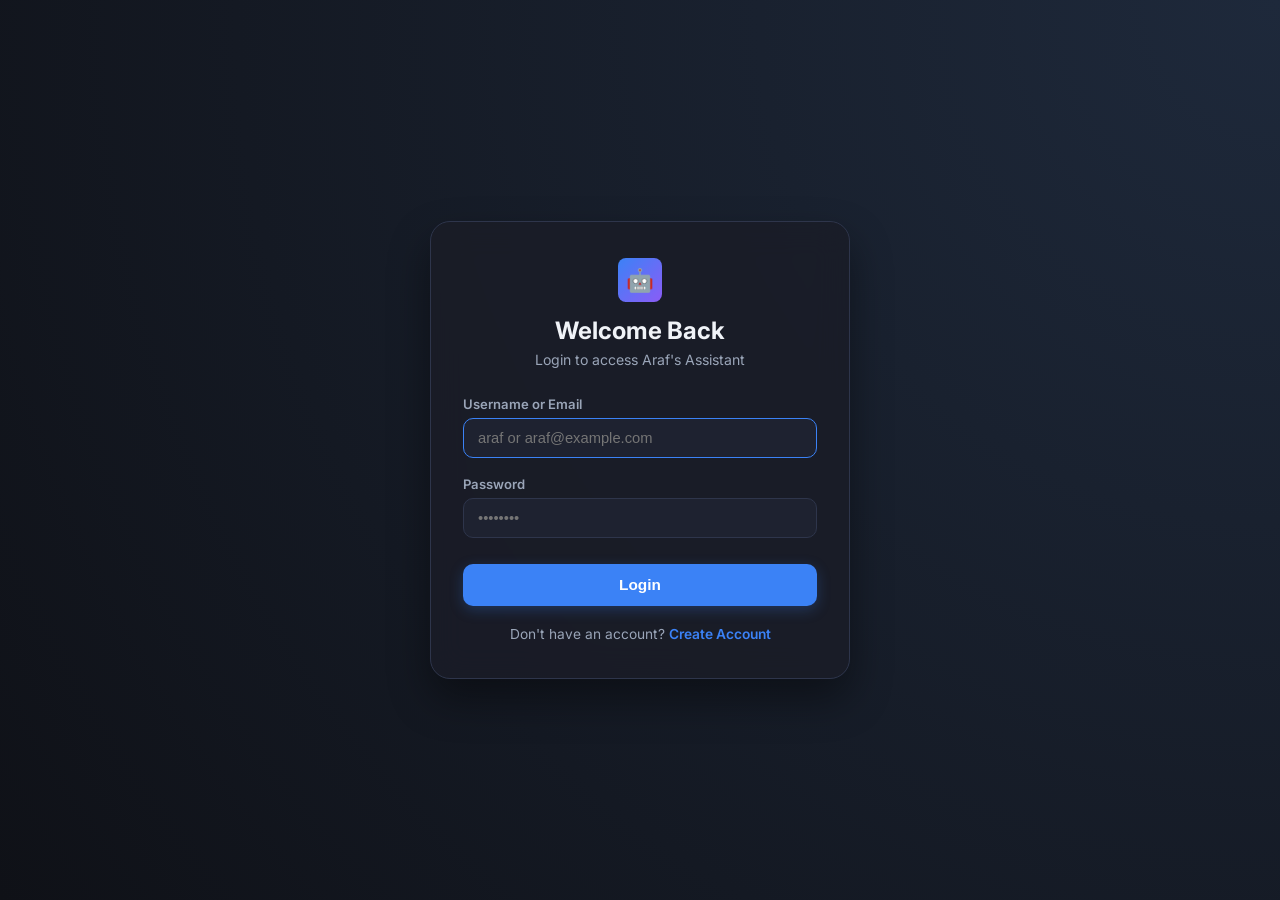
<file: templates/login.html>
<!DOCTYPE html>
<html lang="en" data-theme="dark">
<head>
  <meta charset="UTF-8">
  <meta name="viewport" content="width=device-width, initial-scale=1.0">
  <title>Login — Araf's Assistant</title>
  <link rel="preconnect" href="https://fonts.googleapis.com">
  <link rel="preconnect" href="https://fonts.gstatic.com" crossorigin>
  <link href="https://fonts.googleapis.com/css2?family=Inter:wght@400;500;600;700&display=swap" rel="stylesheet">
  <link rel="stylesheet" href="/static/css/style.css">
</head>
<body class="auth-page-wrapper">
  <div class="auth-card">
    <div class="auth-header">
      <div class="brand-icon">🤖</div>
      <h2 class="auth-title">Welcome Back</h2>
      <p class="auth-subtitle">Login to access Araf's Assistant</p>
    </div>

    <div class="alert-box alert-error" id="error-alert"></div>

    <form id="login-form">
      <div class="form-group">
        <label class="form-label" for="username">Username or Email</label>
        <input type="text" id="username" class="form-control" placeholder="araf or araf@example.com" required autofocus>
      </div>

      <div class="form-group">
        <label class="form-label" for="password">Password</label>
        <input type="password" id="password" class="form-control" placeholder="••••••••" required>
      </div>

      <button type="submit" class="auth-submit-btn" id="submit-btn">Login</button>
    </form>

    <div class="auth-footer-text">
      Don't have an account? <a href="/register/">Create Account</a>
    </div>
  </div>

  <script src="/static/js/auth.js"></script>
  <script>
    // Redirect if already logged in
    if (localStorage.getItem('authToken')) {
      window.location.href = '/';
    }

    const form = document.getElementById('login-form');
    const alertBox = document.getElementById('error-alert');
    const submitBtn = document.getElementById('submit-btn');

    form.addEventListener('submit', async (e) => {
      e.preventDefault();
      alertBox.style.display = 'none';
      submitBtn.disabled = true;
      submitBtn.innerText = 'Logging in...';

      const username = document.getElementById('username').value.trim();
      const password = document.getElementById('password').value;

      try {
        const res = await fetch('/api/v1/auth/login/', {
          method: 'POST',
          headers: { 'Content-Type': 'application/json' },
          body: JSON.stringify({ username, password })
        });
        const data = await res.json();

        if (res.ok) {
          localStorage.setItem('authToken', data.token);
          localStorage.setItem('user', JSON.stringify(data.user));
          window.location.href = '/';
        } else {
          const errMsg = data.non_field_errors?.[0] || data.detail || 'Login failed. Check your credentials.';
          alertBox.innerText = errMsg;
          alertBox.style.display = 'block';
        }
      } catch (err) {
        alertBox.innerText = 'Network error. Please try again.';
        alertBox.style.display = 'block';
      } finally {
        submitBtn.disabled = false;
        submitBtn.innerText = 'Login';
      }
    });
  </script>
</body>
</html>
</file>
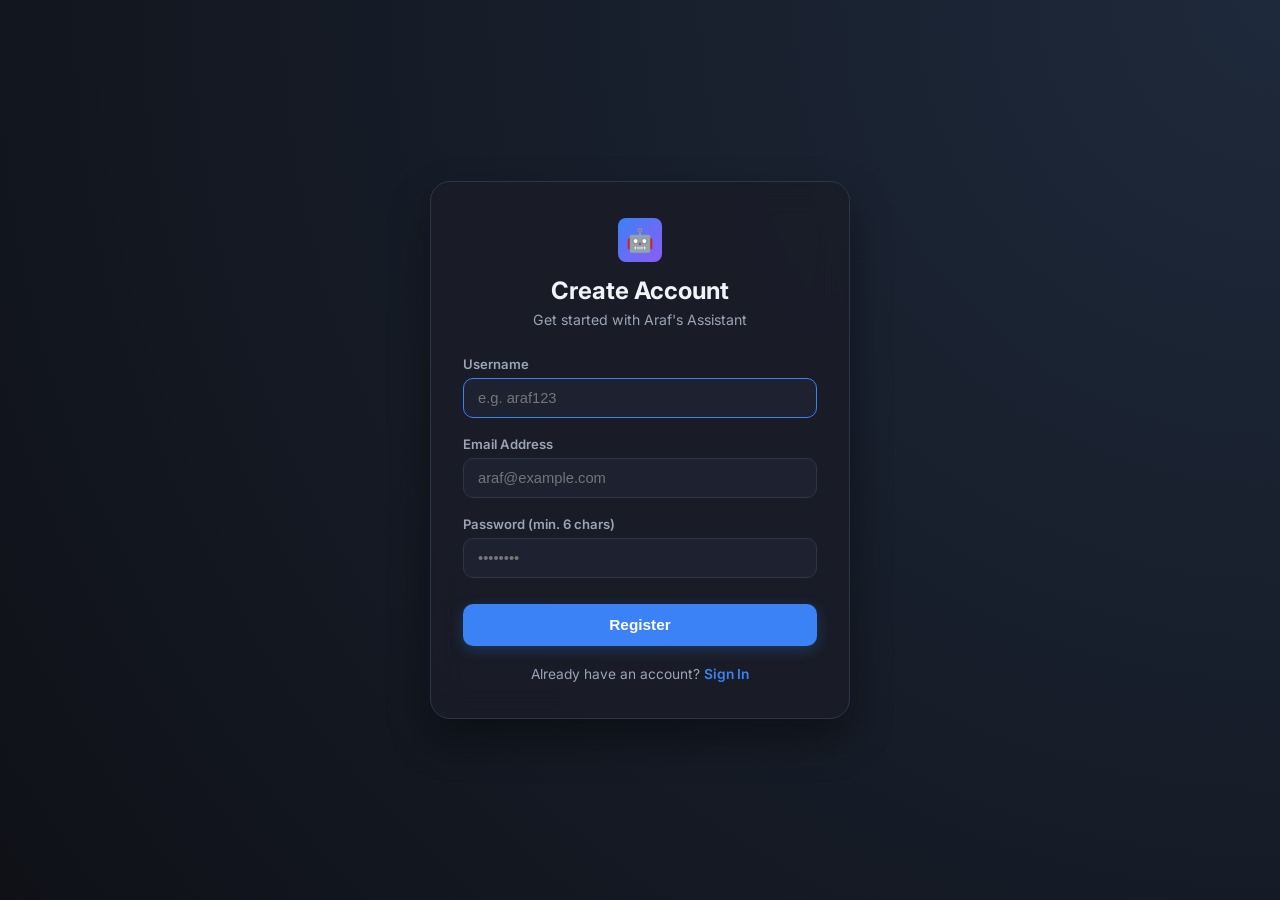
<file: templates/register.html>
<!DOCTYPE html>
<html lang="en" data-theme="dark">
<head>
  <meta charset="UTF-8">
  <meta name="viewport" content="width=device-width, initial-scale=1.0">
  <title>Register — Araf's Assistant</title>
  <link rel="preconnect" href="https://fonts.googleapis.com">
  <link rel="preconnect" href="https://fonts.gstatic.com" crossorigin>
  <link href="https://fonts.googleapis.com/css2?family=Inter:wght@400;500;600;700&display=swap" rel="stylesheet">
  <link rel="stylesheet" href="/static/css/style.css">
</head>
<body class="auth-page-wrapper">
  <div class="auth-card">
    <div class="auth-header">
      <div class="brand-icon">🤖</div>
      <h2 class="auth-title">Create Account</h2>
      <p class="auth-subtitle">Get started with Araf's Assistant</p>
    </div>

    <div class="alert-box alert-error" id="error-alert"></div>

    <form id="register-form">
      <div class="form-group">
        <label class="form-label" for="username">Username</label>
        <input type="text" id="username" class="form-control" placeholder="e.g. araf123" required autofocus>
      </div>

      <div class="form-group">
        <label class="form-label" for="email">Email Address</label>
        <input type="email" id="email" class="form-control" placeholder="araf@example.com" required>
      </div>

      <div class="form-group">
        <label class="form-label" for="password">Password (min. 6 chars)</label>
        <input type="password" id="password" class="form-control" placeholder="••••••••" minlength="6" required>
      </div>

      <button type="submit" class="auth-submit-btn" id="submit-btn">Register</button>
    </form>

    <div class="auth-footer-text">
      Already have an account? <a href="/login/">Sign In</a>
    </div>
  </div>

  <script src="/static/js/auth.js"></script>
  <script>
    if (localStorage.getItem('authToken')) {
      window.location.href = '/';
    }

    const form = document.getElementById('register-form');
    const alertBox = document.getElementById('error-alert');
    const submitBtn = document.getElementById('submit-btn');

    form.addEventListener('submit', async (e) => {
      e.preventDefault();
      alertBox.style.display = 'none';
      submitBtn.disabled = true;
      submitBtn.innerText = 'Creating account...';

      const username = document.getElementById('username').value.trim();
      const email = document.getElementById('email').value.trim();
      const password = document.getElementById('password').value;

      try {
        const res = await fetch('/api/v1/auth/register/', {
          method: 'POST',
          headers: { 'Content-Type': 'application/json' },
          body: JSON.stringify({ username, email, password })
        });
        const data = await res.json();

        if (res.ok) {
          localStorage.setItem('authToken', data.token);
          localStorage.setItem('user', JSON.stringify(data.user));
          window.location.href = '/';
        } else {
          let errMsg = 'Registration failed.';
          if (data.username) errMsg = data.username[0];
          else if (data.email) errMsg = data.email[0];
          else if (data.password) errMsg = data.password[0];
          
          alertBox.innerText = errMsg;
          alertBox.style.display = 'block';
        }
      } catch (err) {
        alertBox.innerText = 'Network error. Please try again.';
        alertBox.style.display = 'block';
      } finally {
        submitBtn.disabled = false;
        submitBtn.innerText = 'Register';
      }
    });
  </script>
</body>
</html>
</file>
<file: static/css/style.css>
:root {
  --bg-primary: #0f1117;
  --bg-secondary: #1a1d27;
  --bg-tertiary: #232738;
  --bg-input: #1e2230;
  --text-primary: #f0f3f8;
  --text-secondary: #9aa5b8;
  --text-muted: #64748b;
  --accent-color: #3b82f6;
  --accent-hover: #2563eb;
  --accent-glow: rgba(59, 130, 246, 0.25);
  --border-color: #2e354b;
  --user-msg-bg: #2563eb;
  --assistant-msg-bg: #1e2230;
  --danger-color: #ef4444;
  --success-color: #10b981;
  --sidebar-width: 280px;
  --font-family: 'Inter', -apple-system, BlinkMacSystemFont, 'Segoe UI', Roboto, Oxygen, Ubuntu, Cantarell, sans-serif;
}

[data-theme="light"] {
  --bg-primary: #f8fafc;
  --bg-secondary: #ffffff;
  --bg-tertiary: #f1f5f9;
  --bg-input: #ffffff;
  --text-primary: #0f172a;
  --text-secondary: #475569;
  --text-muted: #94a3b8;
  --accent-color: #2563eb;
  --accent-hover: #1d4ed8;
  --accent-glow: rgba(37, 99, 235, 0.15);
  --border-color: #e2e8f0;
  --user-msg-bg: #2563eb;
  --assistant-msg-bg: #f1f5f9;
}

* {
  margin: 0;
  padding: 0;
  box-sizing: border-box;
}

body {
  font-family: var(--font-family);
  background-color: var(--bg-primary);
  color: var(--text-primary);
  height: 100vh;
  overflow: hidden;
  display: flex;
}

/* App Container */
.app-container {
  display: flex;
  width: 100%;
  height: 100vh;
  position: relative;
}

/* Sidebar */
.sidebar {
  width: var(--sidebar-width);
  background-color: var(--bg-secondary);
  border-right: 1px solid var(--border-color);
  display: flex;
  flex-direction: column;
  height: 100%;
  transition: all 0.3s cubic-bezier(0.4, 0, 0.2, 1);
  z-index: 100;
}

.sidebar-header {
  padding: 18px 16px;
  display: flex;
  align-items: center;
  justify-content: space-between;
  border-bottom: 1px solid var(--border-color);
}

.brand {
  display: flex;
  align-items: center;
  gap: 10px;
  font-size: 1.1rem;
  font-weight: 700;
  color: var(--text-primary);
}

.brand-icon {
  width: 32px;
  height: 32px;
  background: linear-gradient(135deg, #3b82f6, #8b5cf6);
  border-radius: 8px;
  display: flex;
  align-items: center;
  justify-content: center;
  font-size: 1.1rem;
}

.new-chat-btn {
  margin: 14px 16px;
  padding: 11px 16px;
  background-color: var(--accent-color);
  color: white;
  border: none;
  border-radius: 10px;
  font-weight: 600;
  font-size: 0.92rem;
  cursor: pointer;
  display: flex;
  align-items: center;
  justify-content: center;
  gap: 8px;
  transition: all 0.2s;
  box-shadow: 0 4px 12px var(--accent-glow);
}

.new-chat-btn:hover {
  background-color: var(--accent-hover);
  transform: translateY(-1px);
}

.chat-history {
  flex: 1;
  overflow-y: auto;
  padding: 0 10px 10px 10px;
}

.history-group-title {
  font-size: 0.72rem;
  text-transform: uppercase;
  letter-spacing: 0.05em;
  color: var(--text-muted);
  padding: 14px 8px 6px 8px;
  font-weight: 700;
}

.chat-item {
  display: flex;
  align-items: center;
  justify-content: space-between;
  padding: 9px 12px;
  border-radius: 8px;
  color: var(--text-secondary);
  cursor: pointer;
  transition: all 0.15s;
  margin-bottom: 2px;
  font-size: 0.88rem;
  position: relative;
  group: relative;
}

.chat-item:hover, .chat-item.active {
  background-color: var(--bg-tertiary);
  color: var(--text-primary);
}

.chat-item-title {
  white-space: nowrap;
  overflow: hidden;
  text-overflow: ellipsis;
  flex: 1;
  margin-right: 8px;
}

.chat-item-actions {
  display: none;
  align-items: center;
  gap: 4px;
}

.chat-item:hover .chat-item-actions,
.chat-item.active .chat-item-actions {
  display: flex;
}

.icon-btn {
  background: none;
  border: none;
  color: var(--text-muted);
  cursor: pointer;
  padding: 4px;
  border-radius: 4px;
  display: flex;
  align-items: center;
  justify-content: center;
  transition: color 0.15s;
}

.icon-btn:hover {
  color: var(--text-primary);
  background-color: rgba(255, 255, 255, 0.06);
}

.sidebar-footer {
  padding: 14px 16px;
  border-top: 1px solid var(--border-color);
  display: flex;
  align-items: center;
  justify-content: space-between;
  background-color: var(--bg-secondary);
}

.user-info {
  display: flex;
  align-items: center;
  gap: 10px;
  overflow: hidden;
}

.user-avatar {
  width: 32px;
  height: 32px;
  border-radius: 50%;
  background: #3b82f6;
  display: flex;
  align-items: center;
  justify-content: center;
  font-weight: 700;
  color: white;
  font-size: 0.9rem;
  flex-shrink: 0;
}

.user-name {
  font-size: 0.88rem;
  font-weight: 600;
  white-space: nowrap;
  overflow: hidden;
  text-overflow: ellipsis;
}

/* Main Chat Area */
.main-chat {
  flex: 1;
  display: flex;
  flex-direction: column;
  height: 100%;
  background-color: var(--bg-primary);
  position: relative;
}

/* Chat Header */
.chat-header {
  height: 60px;
  padding: 0 24px;
  display: flex;
  align-items: center;
  justify-content: space-between;
  border-bottom: 1px solid var(--border-color);
  background-color: var(--bg-primary);
  z-index: 10;
}

.header-left {
  display: flex;
  align-items: center;
  gap: 12px;
}

.mobile-menu-btn {
  display: none;
  background: none;
  border: none;
  color: var(--text-primary);
  font-size: 1.2rem;
  cursor: pointer;
}

.model-badge {
  display: flex;
  align-items: center;
  gap: 6px;
  padding: 6px 12px;
  background-color: var(--bg-secondary);
  border: 1px solid var(--border-color);
  border-radius: 20px;
  font-size: 0.82rem;
  font-weight: 600;
  color: var(--text-secondary);
}

.header-right {
  display: flex;
  align-items: center;
  gap: 10px;
}

/* Messages Container */
.messages-container {
  flex: 1;
  overflow-y: auto;
  padding: 24px 20px 140px 20px;
  display: flex;
  flex-direction: column;
  gap: 24px;
}

.message-wrapper {
  max-width: 860px;
  width: 100%;
  margin: 0 auto;
  display: flex;
  gap: 16px;
  animation: fadeIn 0.25s ease;
}

@keyframes fadeIn {
  from { opacity: 0; transform: translateY(6px); }
  to { opacity: 1; transform: translateY(0); }
}

.message-avatar {
  width: 36px;
  height: 36px;
  border-radius: 10px;
  display: flex;
  align-items: center;
  justify-content: center;
  font-size: 1.1rem;
  flex-shrink: 0;
}

.user-wrapper .message-avatar {
  background: #3b82f6;
  color: white;
}

.assistant-wrapper .message-avatar {
  background: linear-gradient(135deg, #3b82f6, #8b5cf6);
  color: white;
}

.message-content {
  flex: 1;
  font-size: 0.96rem;
  line-height: 1.65;
  color: var(--text-primary);
  overflow-wrap: break-word;
}

.user-wrapper .message-bubble {
  background-color: var(--user-msg-bg);
  color: #ffffff;
  padding: 12px 18px;
  border-radius: 18px 18px 4px 18px;
  display: inline-block;
  max-width: 85%;
  float: right;
}

.user-wrapper {
  justify-content: flex-end;
}

.assistant-wrapper .message-bubble {
  background-color: var(--assistant-msg-bg);
  border: 1px solid var(--border-color);
  padding: 16px 20px;
  border-radius: 4px 18px 18px 18px;
  width: 100%;
}

/* Citations & Sources */
.citations-box {
  margin-top: 14px;
  padding: 10px 14px;
  background: rgba(59, 130, 246, 0.08);
  border: 1px solid rgba(59, 130, 246, 0.25);
  border-radius: 10px;
  font-size: 0.82rem;
}

.citations-header {
  font-weight: 700;
  color: var(--accent-color);
  margin-bottom: 6px;
  display: flex;
  align-items: center;
  gap: 6px;
}

.citation-item {
  margin-bottom: 4px;
}

.citation-link {
  color: var(--accent-color);
  text-decoration: none;
  font-weight: 500;
}

.citation-link:hover {
  text-decoration: underline;
}

/* Code block & Markdown styling */
.message-content pre {
  position: relative;
  background-color: #12141c !important;
  border: 1px solid #2e354b;
  border-radius: 8px;
  margin: 12px 0;
  padding: 14px;
  overflow-x: auto;
}

.copy-code-btn {
  position: absolute;
  top: 8px;
  right: 8px;
  background: rgba(255, 255, 255, 0.1);
  border: 1px solid rgba(255, 255, 255, 0.15);
  color: #e2e8f0;
  padding: 4px 8px;
  border-radius: 6px;
  font-size: 0.72rem;
  cursor: pointer;
  transition: all 0.15s;
}

.copy-code-btn:hover {
  background: rgba(255, 255, 255, 0.2);
}

.message-content p {
  margin-bottom: 10px;
}

.message-content p:last-child {
  margin-bottom: 0;
}

.message-content ul, .message-content ol {
  margin-left: 20px;
  margin-bottom: 10px;
}

/* Typing cursor animation */
.typing-cursor::after {
  content: '▋';
  display: inline-block;
  color: var(--accent-color);
  animation: blink 0.9s infinite;
  margin-left: 2px;
}

@keyframes blink {
  0%, 100% { opacity: 1; }
  50% { opacity: 0; }
}

/* Welcome Hero Screen */
.welcome-screen {
  max-width: 720px;
  margin: auto;
  text-align: center;
  padding: 40px 20px;
  display: flex;
  flex-direction: column;
  align-items: center;
  gap: 20px;
}

.welcome-logo {
  width: 64px;
  height: 64px;
  background: linear-gradient(135deg, #3b82f6, #8b5cf6);
  border-radius: 16px;
  display: flex;
  align-items: center;
  justify-content: center;
  font-size: 2rem;
  box-shadow: 0 8px 24px var(--accent-glow);
}

.welcome-title {
  font-size: 1.8rem;
  font-weight: 700;
}

.welcome-subtitle {
  color: var(--text-secondary);
  font-size: 1rem;
  max-width: 520px;
}

.suggestions-grid {
  display: grid;
  grid-template-columns: repeat(auto-fit, minmax(220px, 1fr));
  gap: 12px;
  width: 100%;
  margin-top: 10px;
}

.suggestion-card {
  background-color: var(--bg-secondary);
  border: 1px solid var(--border-color);
  padding: 14px 16px;
  border-radius: 12px;
  cursor: pointer;
  text-align: left;
  transition: all 0.2s;
  font-size: 0.88rem;
  color: var(--text-secondary);
}

.suggestion-card:hover {
  border-color: var(--accent-color);
  color: var(--text-primary);
  transform: translateY(-2px);
}

/* Input Area Container */
.input-container {
  position: absolute;
  bottom: 0;
  left: 0;
  right: 0;
  padding: 16px 24px 24px 24px;
  background: linear-gradient(to top, var(--bg-primary) 70%, transparent);
}

.input-box-wrapper {
  max-width: 860px;
  margin: 0 auto;
  background-color: var(--bg-input);
  border: 1px solid var(--border-color);
  border-radius: 16px;
  padding: 10px 14px;
  display: flex;
  flex-direction: column;
  gap: 8px;
  box-shadow: 0 10px 30px rgba(0, 0, 0, 0.25);
  transition: border-color 0.2s;
}

.input-box-wrapper:focus-within {
  border-color: var(--accent-color);
  box-shadow: 0 0 0 2px var(--accent-glow);
}

.chat-input {
  width: 100%;
  background: transparent;
  border: none;
  outline: none;
  color: var(--text-primary);
  font-family: inherit;
  font-size: 0.96rem;
  resize: none;
  max-height: 160px;
  min-height: 24px;
  line-height: 1.5;
}

.input-actions-bar {
  display: flex;
  align-items: center;
  justify-content: space-between;
}

.input-tools {
  display: flex;
  align-items: center;
  gap: 8px;
}

.tool-toggle-btn {
  display: flex;
  align-items: center;
  gap: 6px;
  padding: 5px 10px;
  border-radius: 8px;
  background: transparent;
  border: 1px solid var(--border-color);
  color: var(--text-secondary);
  font-size: 0.78rem;
  font-weight: 600;
  cursor: pointer;
  transition: all 0.15s;
}

.tool-toggle-btn.active {
  background: rgba(59, 130, 246, 0.15);
  border-color: var(--accent-color);
  color: var(--accent-color);
}

.send-btn {
  width: 34px;
  height: 34px;
  background-color: var(--accent-color);
  color: white;
  border: none;
  border-radius: 10px;
  display: flex;
  align-items: center;
  justify-content: center;
  cursor: pointer;
  transition: all 0.2s;
}

.send-btn:disabled {
  background-color: var(--border-color);
  cursor: not-allowed;
  opacity: 0.6;
}

.send-btn:not(:disabled):hover {
  background-color: var(--accent-hover);
  transform: scale(1.05);
}

/* Auth Cards */
.auth-page-wrapper {
  display: flex;
  align-items: center;
  justify-content: center;
  width: 100vw;
  height: 100vh;
  background: radial-gradient(circle at top right, #1e293b, #0f1117);
}

.auth-card {
  width: 100%;
  max-width: 420px;
  background: rgba(26, 29, 39, 0.85);
  backdrop-filter: blur(16px);
  border: 1px solid var(--border-color);
  border-radius: 20px;
  padding: 36px 32px;
  box-shadow: 0 20px 40px rgba(0, 0, 0, 0.4);
}

.auth-header {
  text-align: center;
  margin-bottom: 28px;
}

.auth-header .brand-icon {
  margin: 0 auto 14px auto;
  width: 44px;
  height: 44px;
  font-size: 1.4rem;
}

.auth-title {
  font-size: 1.5rem;
  font-weight: 700;
  margin-bottom: 6px;
}

.auth-subtitle {
  color: var(--text-secondary);
  font-size: 0.88rem;
}

.form-group {
  margin-bottom: 18px;
}

.form-label {
  display: block;
  font-size: 0.82rem;
  font-weight: 600;
  color: var(--text-secondary);
  margin-bottom: 6px;
}

.form-control {
  width: 100%;
  padding: 11px 14px;
  background: var(--bg-input);
  border: 1px solid var(--border-color);
  border-radius: 10px;
  color: var(--text-primary);
  font-size: 0.92rem;
  outline: none;
  transition: border-color 0.2s;
}

.form-control:focus {
  border-color: var(--accent-color);
}

.auth-submit-btn {
  width: 100%;
  padding: 12px;
  background: var(--accent-color);
  color: white;
  border: none;
  border-radius: 10px;
  font-weight: 600;
  font-size: 0.96rem;
  cursor: pointer;
  margin-top: 8px;
  box-shadow: 0 4px 14px var(--accent-glow);
  transition: all 0.2s;
}

.auth-submit-btn:hover {
  background: var(--accent-hover);
}

.auth-footer-text {
  text-align: center;
  font-size: 0.86rem;
  color: var(--text-secondary);
  margin-top: 20px;
}

.auth-footer-text a {
  color: var(--accent-color);
  text-decoration: none;
  font-weight: 600;
}

.alert-box {
  padding: 10px 14px;
  border-radius: 8px;
  font-size: 0.86rem;
  margin-bottom: 16px;
  display: none;
}

.alert-error {
  background: rgba(239, 68, 68, 0.15);
  border: 1px solid rgba(239, 68, 68, 0.3);
  color: #f87171;
}

/* Mobile Responsiveness */
@media (max-width: 768px) {
  .sidebar {
    position: absolute;
    left: -100%;
    top: 0;
    bottom: 0;
    width: 80%;
    max-width: 300px;
    box-shadow: 0 0 30px rgba(0,0,0,0.5);
  }

  .sidebar.open {
    left: 0;
  }

  .mobile-menu-btn {
    display: block;
  }

  .messages-container {
    padding: 16px 12px 140px 12px;
  }

  .input-container {
    padding: 12px 14px 16px 14px;
  }
}
</file>
